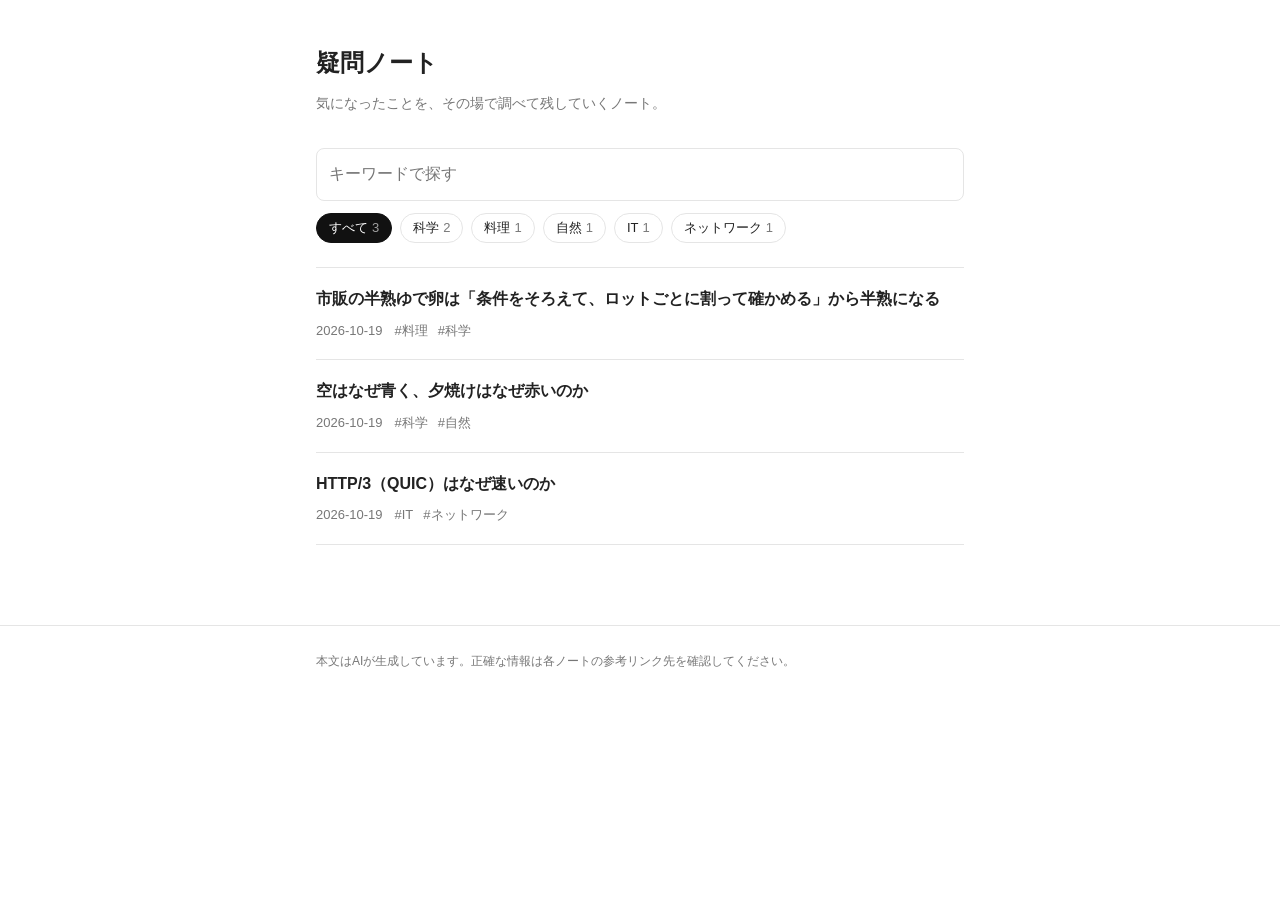
<file: index.html>
<!doctype html>
<html lang="ja">
<head>
  <meta charset="utf-8">
  <meta name="viewport" content="width=device-width, initial-scale=1">
  <title>疑問ノート</title>
  <meta name="description" content="気になったことを、その場で調べて残していくノート。">
  <link rel="stylesheet" href="styles/site.css">
</head>
<body>
  <main class="wrap">
    <section class="intro">
      <h1>疑問ノート</h1>
      <p>気になったことを、その場で調べて残していくノート。</p>
    </section>

    <input class="search" type="search" id="search" placeholder="キーワードで探す" aria-label="キーワードで探す">
    <div class="tag-filter" id="tag-filter" aria-label="タグで絞り込む"></div>

    <!--
      記事一覧。新しい記事を ul の先頭に追加する。
      data-tags にはカンマ区切りでタグを書く（記事ページのタグと揃える）。
    -->
    <ul class="note-list" id="note-list">
      <li data-tags="料理,科学">
        <a class="title" href="notes/store-soft-boiled-eggs.html">市販の半熟ゆで卵は「条件をそろえて、ロットごとに割って確かめる」から半熟になる</a>
        <div class="meta"><time datetime="2026-10-19">2026-10-19</time><span class="tags"></span></div>
      </li>
      <li data-tags="科学,自然">
        <a class="title" href="notes/why-sky-is-blue.html">空はなぜ青く、夕焼けはなぜ赤いのか</a>
        <div class="meta"><time datetime="2026-10-19">2026-10-19</time><span class="tags"></span></div>
      </li>
      <li data-tags="IT,ネットワーク">
        <a class="title" href="notes/http3-quic.html">HTTP/3（QUIC）はなぜ速いのか</a>
        <div class="meta"><time datetime="2026-10-19">2026-10-19</time><span class="tags"></span></div>
      </li>
    </ul>

    <p class="empty" id="empty" hidden>該当するノートがありません。</p>
  </main>

  <footer class="site-footer">
    <div class="wrap">本文はAIが生成しています。正確な情報は各ノートの参考リンク先を確認してください。</div>
  </footer>

  <script>
    const items = [...document.querySelectorAll('#note-list li')];
    const search = document.getElementById('search');
    const filter = document.getElementById('tag-filter');
    const empty = document.getElementById('empty');
    let activeTag = new URLSearchParams(location.search).get('tag') || '';

    const tagsOf = (li) => li.dataset.tags.split(',').map((t) => t.trim()).filter(Boolean);

    // 各記事のタグ表示と、タグごとの件数を作る
    const counts = new Map();
    items.forEach((li) => {
      const box = li.querySelector('.tags');
      tagsOf(li).forEach((tag) => {
        counts.set(tag, (counts.get(tag) || 0) + 1);
        const a = document.createElement('a');
        a.href = '?tag=' + encodeURIComponent(tag);
        a.textContent = tag;
        a.addEventListener('click', (e) => { e.preventDefault(); setTag(tag); });
        box.appendChild(a);
      });
    });
    if (activeTag && !counts.has(activeTag)) activeTag = '';

    // タグボタン（件数の多い順）
    const buttons = [['', 'すべて', items.length], ...[...counts].sort((a, b) => b[1] - a[1]).map(([t, n]) => [t, t, n])];
    buttons.forEach(([tag, label, n]) => {
      const b = document.createElement('button');
      b.type = 'button';
      b.dataset.tag = tag;
      b.append(label);
      const c = document.createElement('span');
      c.className = 'count';
      c.textContent = n;
      b.appendChild(c);
      b.addEventListener('click', () => setTag(tag === activeTag ? '' : tag));
      filter.appendChild(b);
    });

    function setTag(tag) {
      activeTag = tag;
      const url = tag ? '?tag=' + encodeURIComponent(tag) : location.pathname;
      history.replaceState(null, '', url);
      render();
    }

    function render() {
      const q = search.value.trim().toLowerCase();
      let shown = 0;
      items.forEach((li) => {
        const hitTag = !activeTag || tagsOf(li).includes(activeTag);
        const hitText = !q || li.textContent.toLowerCase().includes(q);
        li.hidden = !(hitTag && hitText);
        if (!li.hidden) shown++;
      });
      filter.querySelectorAll('button').forEach((b) => b.setAttribute('aria-pressed', String(b.dataset.tag === activeTag)));
      empty.hidden = shown > 0;
    }

    search.addEventListener('input', render);
    render();
  </script>
</body>
</html>
</file>
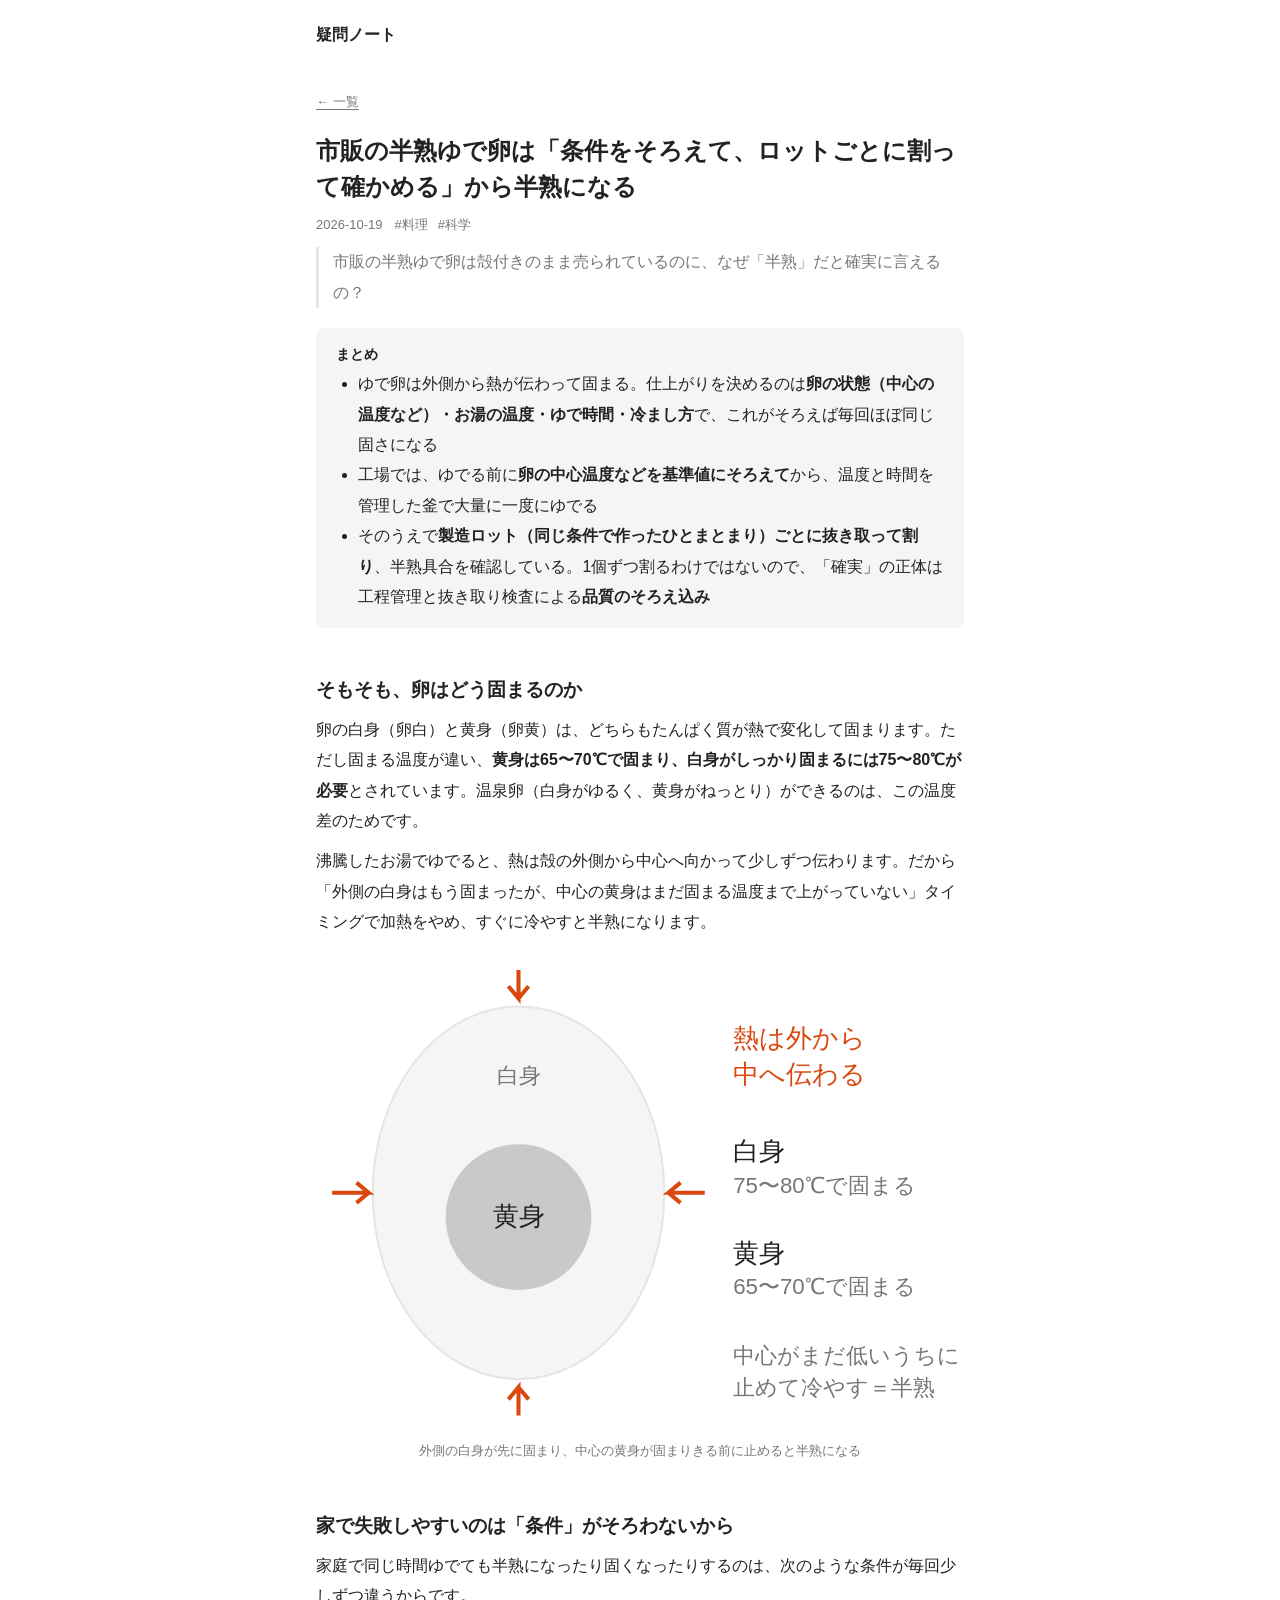
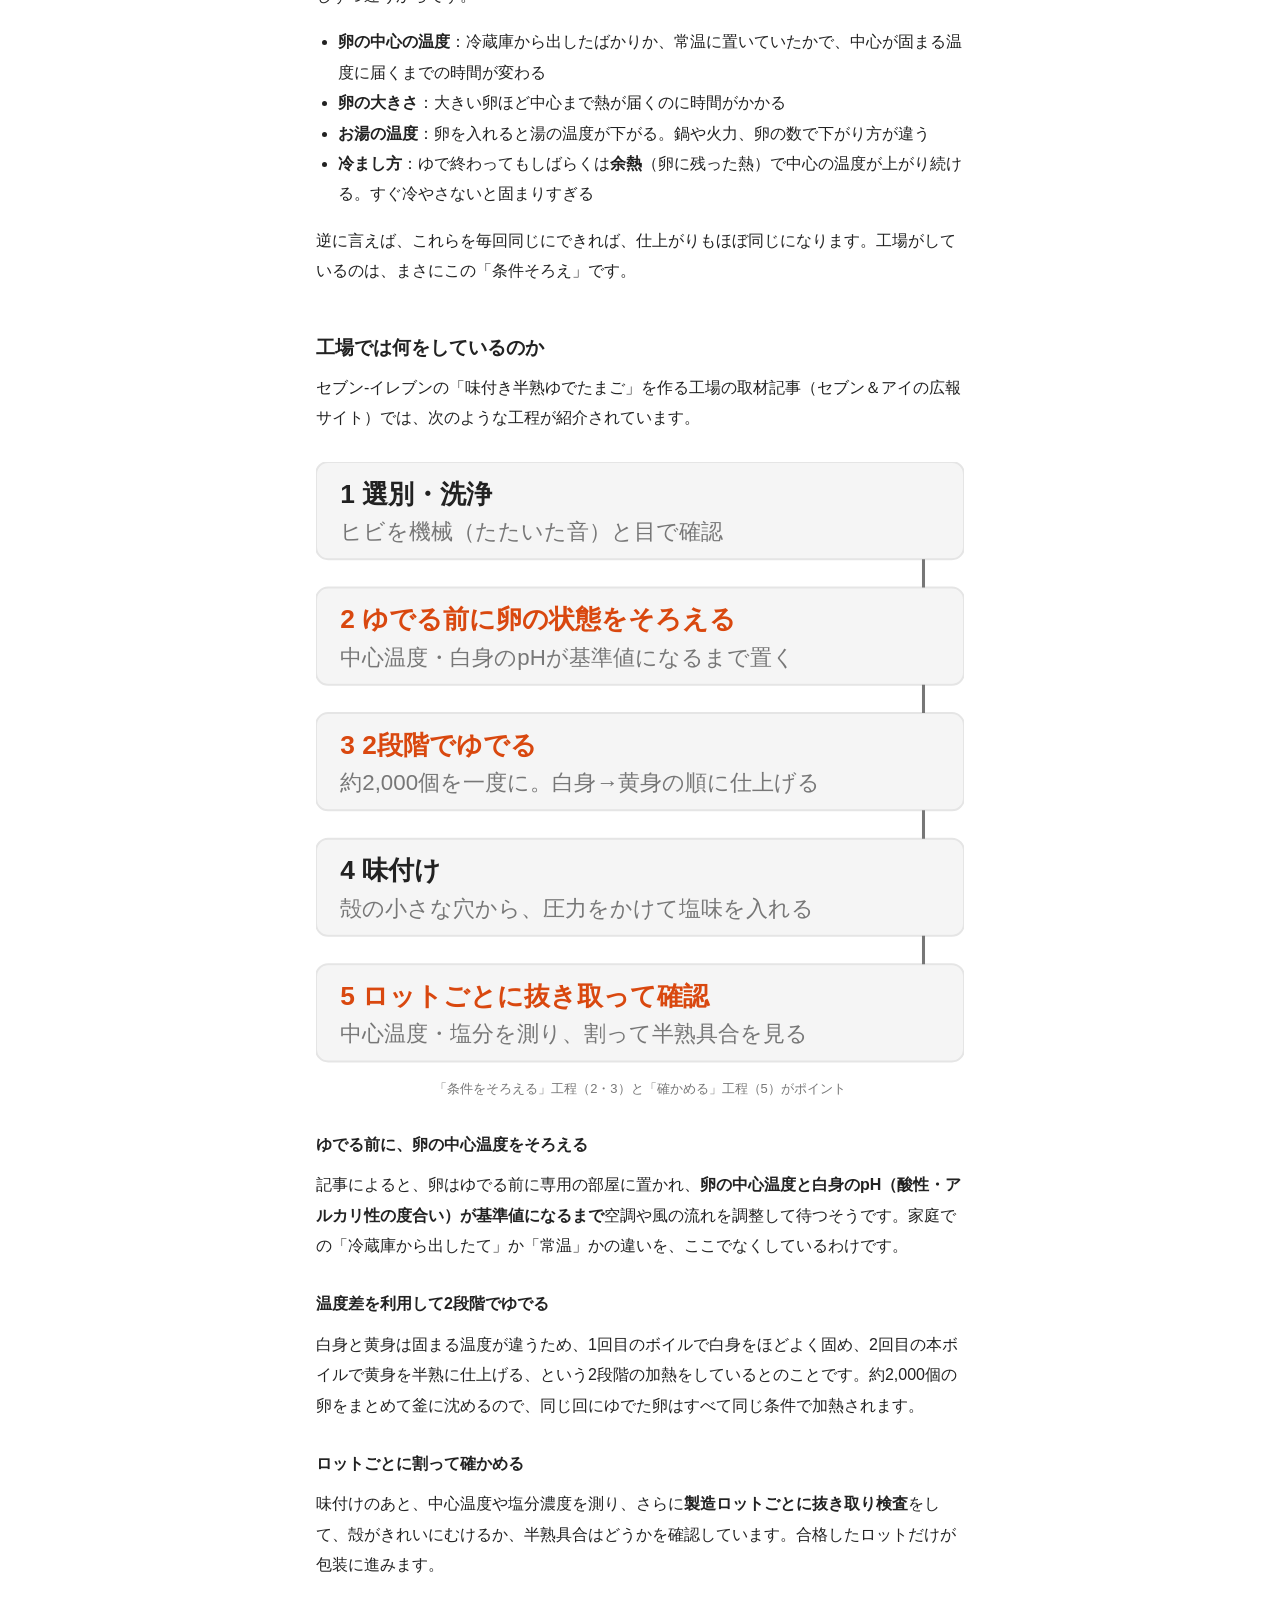
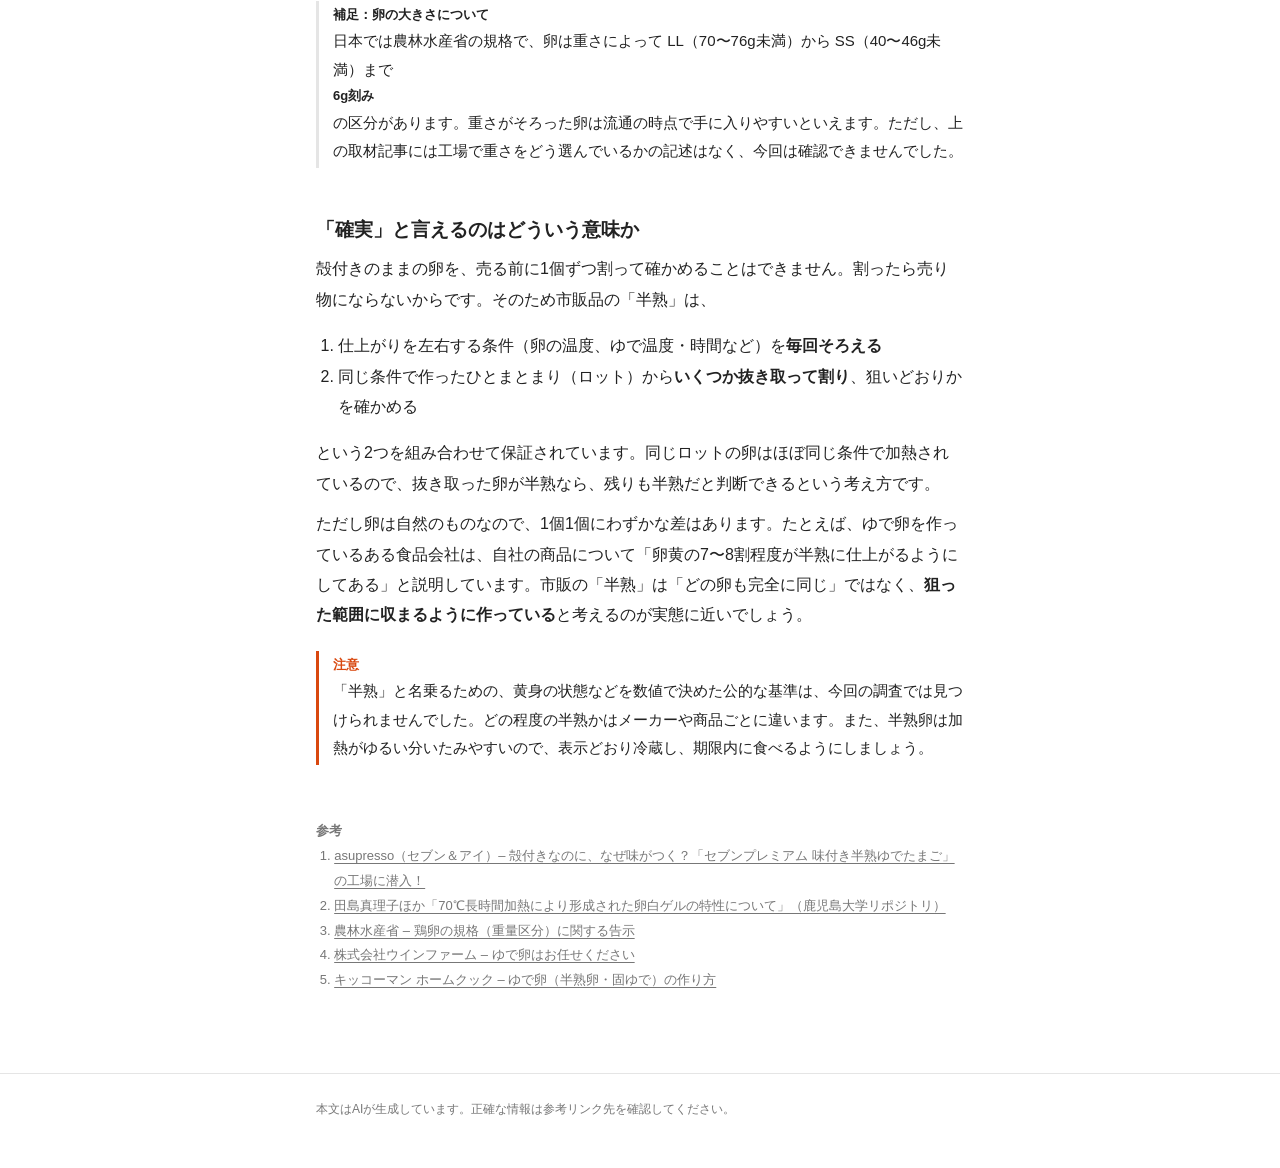
<file: notes/store-soft-boiled-eggs.html>
<!doctype html>
<html lang="ja">
<head>
  <meta charset="utf-8">
  <meta name="viewport" content="width=device-width, initial-scale=1">
  <title>市販の半熟ゆで卵は「条件をそろえて、ロットごとに割って確かめる」から半熟になる | 疑問ノート</title>
  <meta name="description" content="コンビニなどの半熟ゆで卵が毎回半熟に仕上がる理由を、卵が固まる温度と工場の工程（温度合わせ・2段階ボイル・抜き取り検査）から整理。">
  <link rel="stylesheet" href="../styles/site.css">
</head>
<body>
  <header class="site-header">
    <div class="wrap"><a class="site-title" href="../index.html">疑問ノート</a></div>
  </header>

  <main class="wrap">
    <article class="note">
      <a class="back-link" href="../index.html">← 一覧</a>
      <h1>市販の半熟ゆで卵は「条件をそろえて、ロットごとに割って確かめる」から半熟になる</h1>
      <div class="note-meta">
        <time datetime="2026-10-19">2026-10-19</time>
        <div class="tags">
          <a href="../index.html?tag=料理">料理</a>
          <a href="../index.html?tag=科学">科学</a>
        </div>
      </div>

      <p class="question">市販の半熟ゆで卵は殻付きのまま売られているのに、なぜ「半熟」だと確実に言えるの？</p>

      <section class="summary">
        <h2>まとめ</h2>
        <ul>
          <li>ゆで卵は外側から熱が伝わって固まる。仕上がりを決めるのは<strong>卵の状態（中心の温度など）・お湯の温度・ゆで時間・冷まし方</strong>で、これがそろえば毎回ほぼ同じ固さになる</li>
          <li>工場では、ゆでる前に<strong>卵の中心温度などを基準値にそろえて</strong>から、温度と時間を管理した釜で大量に一度にゆでる</li>
          <li>そのうえで<strong>製造ロット（同じ条件で作ったひとまとまり）ごとに抜き取って割り</strong>、半熟具合を確認している。1個ずつ割るわけではないので、「確実」の正体は工程管理と抜き取り検査による<strong>品質のそろえ込み</strong></li>
        </ul>
      </section>

      <h2>そもそも、卵はどう固まるのか</h2>
      <p>卵の白身（卵白）と黄身（卵黄）は、どちらもたんぱく質が熱で変化して固まります。ただし固まる温度が違い、<strong>黄身は65〜70℃で固まり、白身がしっかり固まるには75〜80℃が必要</strong>とされています。温泉卵（白身がゆるく、黄身がねっとり）ができるのは、この温度差のためです。</p>
      <p>沸騰したお湯でゆでると、熱は殻の外側から中心へ向かって少しずつ伝わります。だから「外側の白身はもう固まったが、中心の黄身はまだ固まる温度まで上がっていない」タイミングで加熱をやめ、すぐに冷やすと半熟になります。</p>

      <figure class="figure">
        <svg viewBox="0 0 320 230" role="img" aria-label="ゆで卵は外側から熱が伝わり、白身が先に固まり、中心の黄身はまだ固まっていない状態で止めると半熟になることを示す図">
          <ellipse class="box" cx="100" cy="112" rx="72" ry="92"/>
          <circle class="fill-muted" cx="100" cy="124" r="36" opacity=".35"/>
          <text class="label" x="100" y="128" text-anchor="middle">黄身</text>
          <text class="sub" x="100" y="58" text-anchor="middle">白身</text>
          <path class="stroke-mark" d="M8 112 h18 l-6 -5 M26 112 l-6 5"/>
          <path class="stroke-mark" d="M192 112 h-18 l6 -5 M174 112 l6 5"/>
          <path class="stroke-mark" d="M100 2 v14 l-5 -6 M100 16 l5 -6"/>
          <path class="stroke-mark" d="M100 222 v-14 l-5 6 M100 208 l5 6"/>
          <text class="label text-mark" x="206" y="40">熱は外から</text>
          <text class="label text-mark" x="206" y="58">中へ伝わる</text>
          <text class="label" x="206" y="96">白身</text>
          <text class="sub" x="206" y="112">75〜80℃で固まる</text>
          <text class="label" x="206" y="146">黄身</text>
          <text class="sub" x="206" y="162">65〜70℃で固まる</text>
          <text class="sub" x="206" y="196">中心がまだ低いうちに</text>
          <text class="sub" x="206" y="212">止めて冷やす＝半熟</text>
        </svg>
        <figcaption>外側の白身が先に固まり、中心の黄身が固まりきる前に止めると半熟になる</figcaption>
      </figure>

      <h2>家で失敗しやすいのは「条件」がそろわないから</h2>
      <p>家庭で同じ時間ゆでても半熟になったり固くなったりするのは、次のような条件が毎回少しずつ違うからです。</p>
      <ul>
        <li><strong>卵の中心の温度</strong>：冷蔵庫から出したばかりか、常温に置いていたかで、中心が固まる温度に届くまでの時間が変わる</li>
        <li><strong>卵の大きさ</strong>：大きい卵ほど中心まで熱が届くのに時間がかかる</li>
        <li><strong>お湯の温度</strong>：卵を入れると湯の温度が下がる。鍋や火力、卵の数で下がり方が違う</li>
        <li><strong>冷まし方</strong>：ゆで終わってもしばらくは<strong>余熱</strong>（卵に残った熱）で中心の温度が上がり続ける。すぐ冷やさないと固まりすぎる</li>
      </ul>
      <p>逆に言えば、これらを毎回同じにできれば、仕上がりもほぼ同じになります。工場がしているのは、まさにこの「条件そろえ」です。</p>

      <h2>工場では何をしているのか</h2>
      <p>セブン‐イレブンの「味付き半熟ゆでたまご」を作る工場の取材記事（セブン＆アイの広報サイト）では、次のような工程が紹介されています。</p>

      <figure class="figure">
        <svg viewBox="0 0 320 300" role="img" aria-label="工場での半熟ゆで卵の工程：選別と洗浄、ボイル前に中心温度などをそろえる、2段階でゆでる、味付け、ロットごとに抜き取って割って検査">
          <rect class="box" x="0" y="0" width="320" height="48" rx="6"/>
          <text class="label" x="12" y="20" font-weight="700">1 選別・洗浄</text>
          <text class="sub" x="12" y="38">ヒビを機械（たたいた音）と目で確認</text>

          <rect class="box" x="0" y="62" width="320" height="48" rx="6"/>
          <text class="label text-mark" x="12" y="82" font-weight="700">2 ゆでる前に卵の状態をそろえる</text>
          <text class="sub" x="12" y="100">中心温度・白身のpHが基準値になるまで置く</text>

          <rect class="box" x="0" y="124" width="320" height="48" rx="6"/>
          <text class="label text-mark" x="12" y="144" font-weight="700">3 2段階でゆでる</text>
          <text class="sub" x="12" y="162">約2,000個を一度に。白身→黄身の順に仕上げる</text>

          <rect class="box" x="0" y="186" width="320" height="48" rx="6"/>
          <text class="label" x="12" y="206" font-weight="700">4 味付け</text>
          <text class="sub" x="12" y="224">殻の小さな穴から、圧力をかけて塩味を入れる</text>

          <rect class="box" x="0" y="248" width="320" height="48" rx="6"/>
          <text class="label text-mark" x="12" y="268" font-weight="700">5 ロットごとに抜き取って確認</text>
          <text class="sub" x="12" y="286">中心温度・塩分を測り、割って半熟具合を見る</text>

          <path class="stroke-muted" d="M300 48 v14 M300 110 v14 M300 172 v14 M300 234 v14"/>
        </svg>
        <figcaption>「条件をそろえる」工程（2・3）と「確かめる」工程（5）がポイント</figcaption>
      </figure>

      <h3>ゆでる前に、卵の中心温度をそろえる</h3>
      <p>記事によると、卵はゆでる前に専用の部屋に置かれ、<strong>卵の中心温度と白身のpH（酸性・アルカリ性の度合い）が基準値になるまで</strong>空調や風の流れを調整して待つそうです。家庭での「冷蔵庫から出したて」か「常温」かの違いを、ここでなくしているわけです。</p>

      <h3>温度差を利用して2段階でゆでる</h3>
      <p>白身と黄身は固まる温度が違うため、1回目のボイルで白身をほどよく固め、2回目の本ボイルで黄身を半熟に仕上げる、という2段階の加熱をしているとのことです。約2,000個の卵をまとめて釜に沈めるので、同じ回にゆでた卵はすべて同じ条件で加熱されます。</p>

      <h3>ロットごとに割って確かめる</h3>
      <p>味付けのあと、中心温度や塩分濃度を測り、さらに<strong>製造ロットごとに抜き取り検査</strong>をして、殻がきれいにむけるか、半熟具合はどうかを確認しています。合格したロットだけが包装に進みます。</p>

      <div class="aside">
        <strong>補足：卵の大きさについて</strong>
        日本では農林水産省の規格で、卵は重さによって LL（70〜76g未満）から SS（40〜46g未満）まで<strong>6g刻み</strong>の区分があります。重さがそろった卵は流通の時点で手に入りやすいといえます。ただし、上の取材記事には工場で重さをどう選んでいるかの記述はなく、今回は確認できませんでした。
      </div>

      <h2>「確実」と言えるのはどういう意味か</h2>
      <p>殻付きのままの卵を、売る前に1個ずつ割って確かめることはできません。割ったら売り物にならないからです。そのため市販品の「半熟」は、</p>
      <ol>
        <li>仕上がりを左右する条件（卵の温度、ゆで温度・時間など）を<strong>毎回そろえる</strong></li>
        <li>同じ条件で作ったひとまとまり（ロット）から<strong>いくつか抜き取って割り</strong>、狙いどおりかを確かめる</li>
      </ol>
      <p>という2つを組み合わせて保証されています。同じロットの卵はほぼ同じ条件で加熱されているので、抜き取った卵が半熟なら、残りも半熟だと判断できるという考え方です。</p>
      <p>ただし卵は自然のものなので、1個1個にわずかな差はあります。たとえば、ゆで卵を作っているある食品会社は、自社の商品について「卵黄の7〜8割程度が半熟に仕上がるようにしてある」と説明しています。市販の「半熟」は「どの卵も完全に同じ」ではなく、<strong>狙った範囲に収まるように作っている</strong>と考えるのが実態に近いでしょう。</p>

      <div class="caution">
        <strong>注意</strong>
        「半熟」と名乗るための、黄身の状態などを数値で決めた公的な基準は、今回の調査では見つけられませんでした。どの程度の半熟かはメーカーや商品ごとに違います。また、半熟卵は加熱がゆるい分いたみやすいので、表示どおり冷蔵し、期限内に食べるようにしましょう。
      </div>

      <section class="references">
        <h2>参考</h2>
        <ol>
          <li><a href="https://asupresso.7andi.com/peoplepress/1622">asupresso（セブン＆アイ）– 殻付きなのに、なぜ味がつく？「セブンプレミアム 味付き半熟ゆでたまご」の工場に潜入！</a></li>
          <li><a href="https://ir.kagoshima-u.ac.jp/record/15932/files/24359807_v73_p17-27.pdf">田島真理子ほか「70℃長時間加熱により形成された卵白ゲルの特性について」（鹿児島大学リポジトリ）</a></li>
          <li><a href="https://www.maff.go.jp/j/kokuji_tuti/kokuji/k0000481.html">農林水産省 – 鶏卵の規格（重量区分）に関する告示</a></li>
          <li><a href="https://www.win-farm.co.jp/boiled-egg-special/">株式会社ウインファーム – ゆで卵はお任せください</a></li>
          <li><a href="https://www.kikkoman.co.jp/homecook/tsushin/tips0012/">キッコーマン ホームクック – ゆで卵（半熟卵・固ゆで）の作り方</a></li>
        </ol>
      </section>
    </article>
  </main>

  <footer class="site-footer">
    <div class="wrap">本文はAIが生成しています。正確な情報は参考リンク先を確認してください。</div>
  </footer>
</body>
</html>
</file>
<file: styles/site.css>
/* ===== Tokens ===== */
:root {
  --bg: #ffffff;
  --text: #222222;
  --muted: #777777;
  --line: #e5e5e5;
  --soft: #f5f5f5;
  --strong: #111111;
  --mark: #d9480f; /* 図で強調したい箇所だけに使う */
  --blue: #2f6fdb; /* 図で「青」そのものを表すときだけに使う */
  --font: -apple-system, BlinkMacSystemFont, "Hiragino Sans", "Noto Sans JP", "Yu Gothic UI", sans-serif;
  --mono: ui-monospace, Menlo, Consolas, monospace;
  color-scheme: light;
}

@media (prefers-color-scheme: dark) {
  :root {
    --bg: #121212;
    --text: #e4e4e4;
    --muted: #8c8c8c;
    --line: #2c2c2c;
    --soft: #1c1c1c;
    --strong: #f5f5f5;
    --mark: #ff8a4c;
    --blue: #6ea2ff;
    color-scheme: dark;
  }
}

/* ===== Base ===== */
*, *::before, *::after { box-sizing: border-box; }
html { -webkit-text-size-adjust: 100%; }

body {
  margin: 0;
  background: var(--bg);
  color: var(--text);
  font-family: var(--font);
  font-size: 16px;
  line-height: 1.9;
}

a { color: inherit; text-underline-offset: 3px; text-decoration-color: var(--muted); }
a:hover { text-decoration-color: var(--text); }

.wrap { max-width: 680px; margin: 0 auto; padding: 0 16px; }

.site-header { padding: 20px 0; }
.site-title { font-weight: 700; text-decoration: none; }

.site-footer {
  margin-top: 80px;
  padding: 24px 0 48px;
  border-top: 1px solid var(--line);
  color: var(--muted);
  font-size: 12px;
}

/* ===== Tags ===== */
.tags { display: flex; flex-wrap: wrap; gap: 4px 10px; font-size: 13px; color: var(--muted); }
.tags a { text-decoration: none; }
.tags a::before { content: "#"; }

/* ===== Index ===== */
.intro { padding: 40px 0 8px; }
.intro h1 { margin: 0; font-size: 24px; }
.intro p { margin: 4px 0 0; color: var(--muted); font-size: 14px; }

.search {
  width: 100%;
  margin: 24px 0 12px;
  padding: 10px 12px;
  font: inherit;
  font-size: 16px;
  color: var(--text);
  background: var(--bg);
  border: 1px solid var(--line);
  border-radius: 8px;
  outline: none;
}
.search:focus { border-color: var(--muted); }

.tag-filter { display: flex; flex-wrap: wrap; gap: 8px; margin: 0 0 24px; }
.tag-filter button {
  padding: 4px 12px;
  font: inherit;
  font-size: 13px;
  line-height: 1.6;
  color: var(--text);
  background: var(--bg);
  border: 1px solid var(--line);
  border-radius: 999px;
  cursor: pointer;
}
.tag-filter button[aria-pressed="true"] {
  background: var(--strong);
  border-color: var(--strong);
  color: var(--bg);
}
.tag-filter .count { margin-left: 4px; opacity: .6; }

.note-list { list-style: none; margin: 0; padding: 0; border-top: 1px solid var(--line); }
.note-list li { padding: 16px 0; border-bottom: 1px solid var(--line); }
.note-list .title { font-weight: 700; text-decoration: none; line-height: 1.6; }
.note-list .title:hover { text-decoration: underline; }
.note-list .meta { display: flex; flex-wrap: wrap; gap: 4px 12px; margin-top: 4px; font-size: 13px; color: var(--muted); }
.empty { color: var(--muted); font-size: 14px; }

/* ===== Note ===== */
.note { padding-top: 16px; }
.back-link { font-size: 13px; color: var(--muted); }

.note h1 { margin: 16px 0 8px; font-size: 24px; line-height: 1.5; }
.note-meta { display: flex; flex-wrap: wrap; gap: 4px 12px; font-size: 13px; color: var(--muted); }

/* 元の疑問 */
.question {
  margin: 28px 0 0;
  padding-left: 14px;
  border-left: 3px solid var(--line);
  color: var(--muted);
}

/* まとめ */
.summary {
  margin: 20px 0 0;
  padding: 16px 20px;
  background: var(--soft);
  border-radius: 8px;
}
.note .summary h2 { margin: 0 0 4px; padding: 0; border: 0; font-size: 14px; }
.summary ul { margin: 0; padding-left: 1.2em; }

.note h2 { margin: 48px 0 8px; font-size: 19px; line-height: 1.5; }
.note h3 { margin: 28px 0 4px; font-size: 16px; }
.note p { margin: 10px 0; }
.note ul, .note ol { padding-left: 1.4em; }

.note code {
  padding: 1px 5px;
  border-radius: 4px;
  background: var(--soft);
  font-family: var(--mono);
  font-size: .88em;
}
.note pre {
  overflow-x: auto;
  padding: 14px 16px;
  border-radius: 8px;
  background: var(--soft);
  font-size: 13.5px;
  line-height: 1.6;
}
.note pre code { padding: 0; background: none; }

/* 補足・注意 */
.aside, .caution {
  margin: 20px 0;
  padding: 2px 0 2px 14px;
  border-left: 3px solid var(--line);
  font-size: 15px;
}
.caution { border-color: var(--mark); }
.aside strong, .caution strong { display: block; font-size: 13px; }
.caution strong { color: var(--mark); }

/* 図 */
.figure { margin: 28px 0; }
.figure svg { display: block; width: 100%; height: auto; }
.figure figcaption { margin-top: 8px; text-align: center; font-size: 13px; color: var(--muted); }
.figure .label { fill: var(--text); font-size: 13px; font-family: var(--font); }
.figure .sub { fill: var(--muted); font-size: 11px; font-family: var(--font); }
.figure .box { fill: var(--soft); stroke: var(--line); }
.figure .stroke { stroke: var(--text); stroke-width: 1.5; fill: none; }
.figure .stroke-muted { stroke: var(--muted); stroke-width: 1.5; fill: none; }
.figure .stroke-mark { stroke: var(--mark); stroke-width: 2; fill: none; }
.figure .fill { fill: var(--text); }
.figure .fill-muted { fill: var(--muted); }
.figure .fill-mark { fill: var(--mark); }
.figure .text-mark { fill: var(--mark); }
.figure .stroke-blue { stroke: var(--blue); stroke-width: 1.5; fill: none; }
.figure .text-blue { fill: var(--blue); }

/* 表 */
.table-wrap { overflow-x: auto; margin: 20px 0; }
.note table { width: 100%; border-collapse: collapse; font-size: 14px; }
.note th, .note td { padding: 8px 10px; border-bottom: 1px solid var(--line); text-align: left; vertical-align: top; }
.note th { border-bottom-color: var(--muted); white-space: nowrap; }
.note td:first-child { white-space: nowrap; }

/* 参考 */
.references { margin-top: 56px; font-size: 13px; color: var(--muted); }
.note .references h2 { margin: 0 0 4px; font-size: 13px; }
.references ol { margin: 0; padding-left: 1.4em; }
.references li { word-break: break-all; }
</file>
